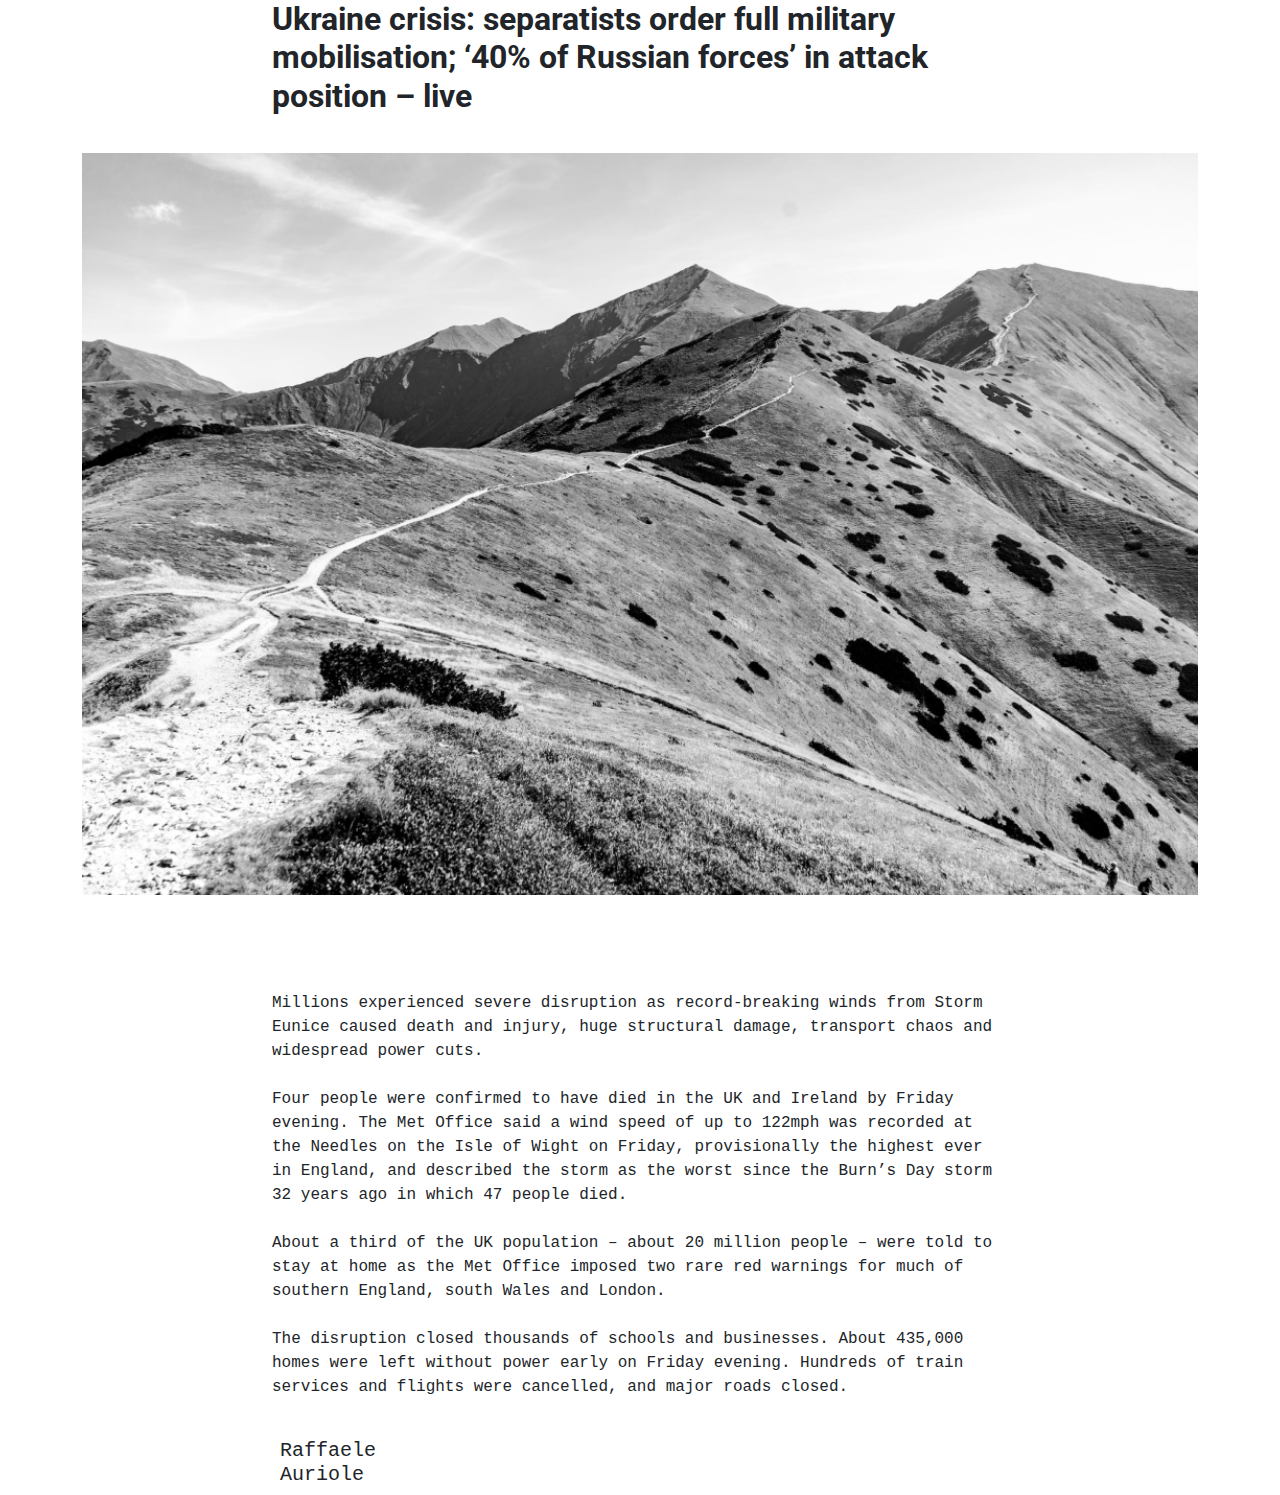
<file: index.html>
<html>
    <head>
        <title>Page Title</title>
        <link href="https://cdn.jsdelivr.net/npm/bootstrap@5.3.3/dist/css/bootstrap.min.css" rel="stylesheet" integrity="sha384-QWTKZyjpPEjISv5WaRU9OFeRpok6YctnYmDr5pNlyT2bRjXh0JMhjY6hW+ALEwIH" crossorigin="anonymous">
        <link rel="stylesheet" href="static/css/index.css">
    </head>
    <body>
   
        <div class="container">
            <div class="row">
                <div class="col-8 offset-2">
                    <h2 class="roboto-bold">
                        Ukraine crisis: separatists order full military mobilisation; ‘40% of Russian forces’ in attack position – live
                    </h2>
                </div>
            </div>
        
    
        <div class="row">
            <div class="col-12">
                <figure class="image1">
                    <img src="static/img/image 1.png">
                </figure>
            </div>
        </div>

            <div class="row">
                <div class="col-8 offset-2">
                    <div class="paragrafo">
                        <p class="overpass-mono-uniquifier">
                                Millions experienced severe disruption as record-breaking winds from Storm Eunice caused death and injury, huge structural damage, transport chaos and widespread power cuts.<br><br>
                                Four people were confirmed to have died in the UK and Ireland by Friday evening. The Met Office said a wind speed of up to 122mph was recorded at the Needles on the Isle of Wight on Friday, provisionally the highest ever in England, and described the storm as the worst since the Burn’s Day storm 32 years ago in which 47 people died.<br><br>
                                About a third of the UK population – about 20 million people – were told to stay at home as the Met Office imposed two rare red warnings for much of southern England, south Wales and London.<br><br>
                                The disruption closed thousands of schools and businesses. About 435,000 homes were left without power early on Friday evening. Hundreds of train services and flights were cancelled, and major roads closed.<br><br>
                        </p>
                    </div>
                </div>
            </div>
        
        
        <div class="container">
            <div class="row">
                <div class="col-8 offset-2">
                    <div class="firma">
                        <h5 class="overpass-mono-uniquifier">
                            Raffaele<br>Auriole
                        </h5>
                    </div>
                </div>
            </div>
        </div>
    </div>
    </body>
</html>
</file>
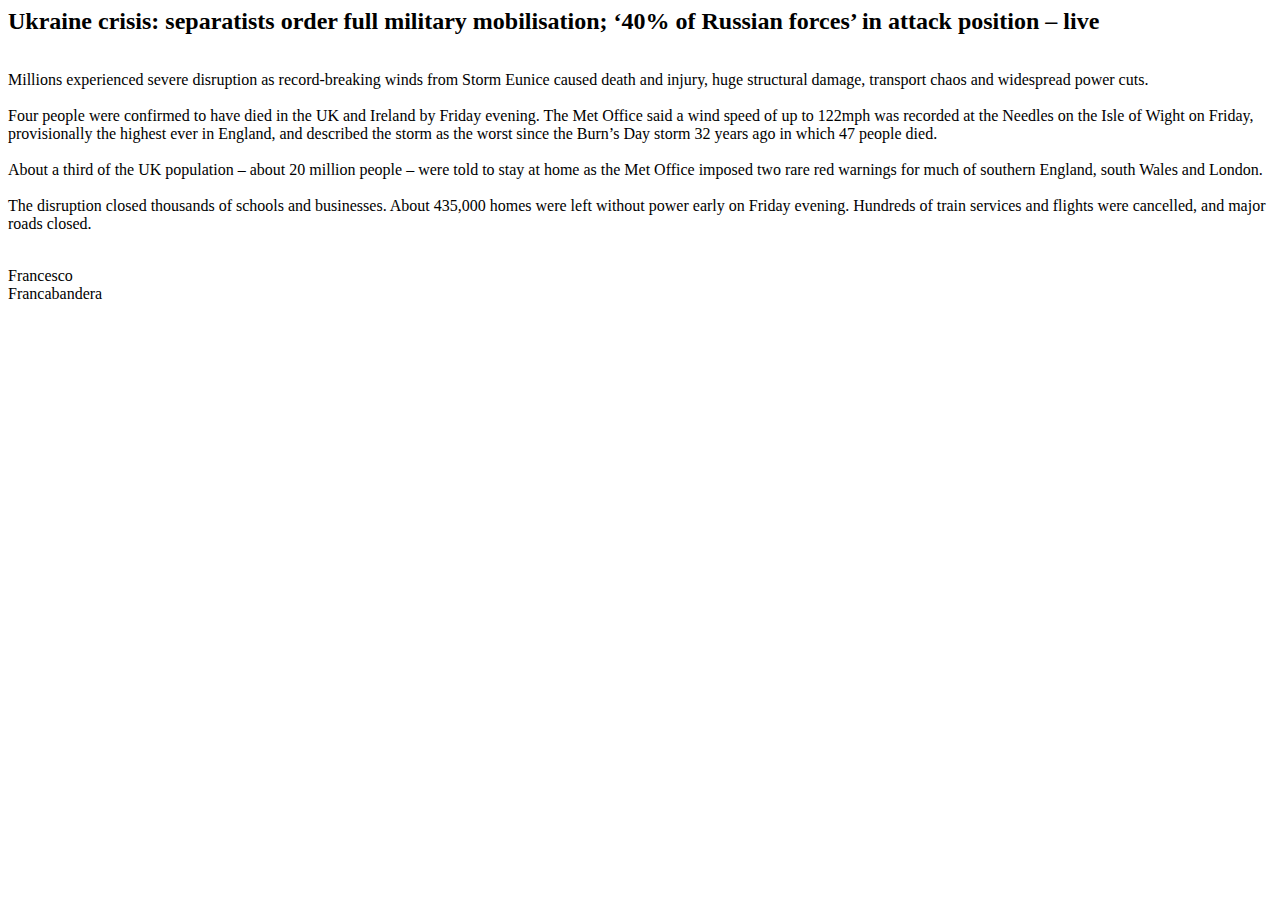
<file: components.html>
<html>
    <head>
        <meta http-equiv="Content-Type" content="text/html; charset=utf-8"><style></style><script id="eq-discover-mathjax-check" src="chrome-extension://hjngolefdpdnooamgdldlkjgmdcmcjnc/content/mathJaxBundle.js"></script>
        
    </head>
    <body>

    <div>
        <div class="m_container">
            <div class="m_row">
                <div class="m_col-8 m_offset-2 m_titolo">
                    <h2 class="m_roboto-bold">
                        Ukraine crisis: separatists order full military mobilisation; ‘40% of Russian forces’ in attack position – live
                    </h2>
                </div>
            </div>
        </div>
    
        <div class="m_container">
            <div class="m_row">
                <div class="m_col-12">
                    <figure class="m_image1">
                        <img>
                    </figure>
                </div>
            </div>
        </div>
    
        <div class="m_container">
            <div class="m_row">
                <div class="m_col-8 m_offset-2">
                    <div class="m_paragrafo">
                        <article>
                            <p class="m_overpass-mono">
                                Millions experienced severe disruption as record-breaking winds from Storm Eunice caused death and injury, huge structural damage, transport chaos and widespread power cuts.<br><br>
                                Four people were confirmed to have died in the UK and Ireland by Friday evening. The Met Office said a wind speed of up to 122mph was recorded at the Needles on the Isle of Wight on Friday, provisionally the highest ever in England, and described the storm as the worst since the Burn’s Day storm 32 years ago in which 47 people died.<br><br>
                                About a third of the UK population – about 20 million people – were told to stay at home as the Met Office imposed two rare red warnings for much of southern England, south Wales and London.<br><br>
                                The disruption closed thousands of schools and businesses. About 435,000 homes were left without power early on Friday evening. Hundreds of train services and flights were cancelled, and major roads closed.<br><br>
                            </p>
                        </article>
                    </div>
                </div>
            </div>
        </div>
        
        <div class="m_container">
            <div class="m_row">
                <div class="m_col-8 m_offset-2">
                    <div class="m_firma">
                        <p class="m_overpass-mono">
                            Francesco<br>Francabandera
                        </p>
                    </div>
                </div>
            </div>
        </div>
    </div>
    </body>
</html>
</file>
<file: static/css/index.css>
@import "article_title.css";
@import "image1.css";
@import "article_paragraph.css";
@import "commons.css";
</file>
